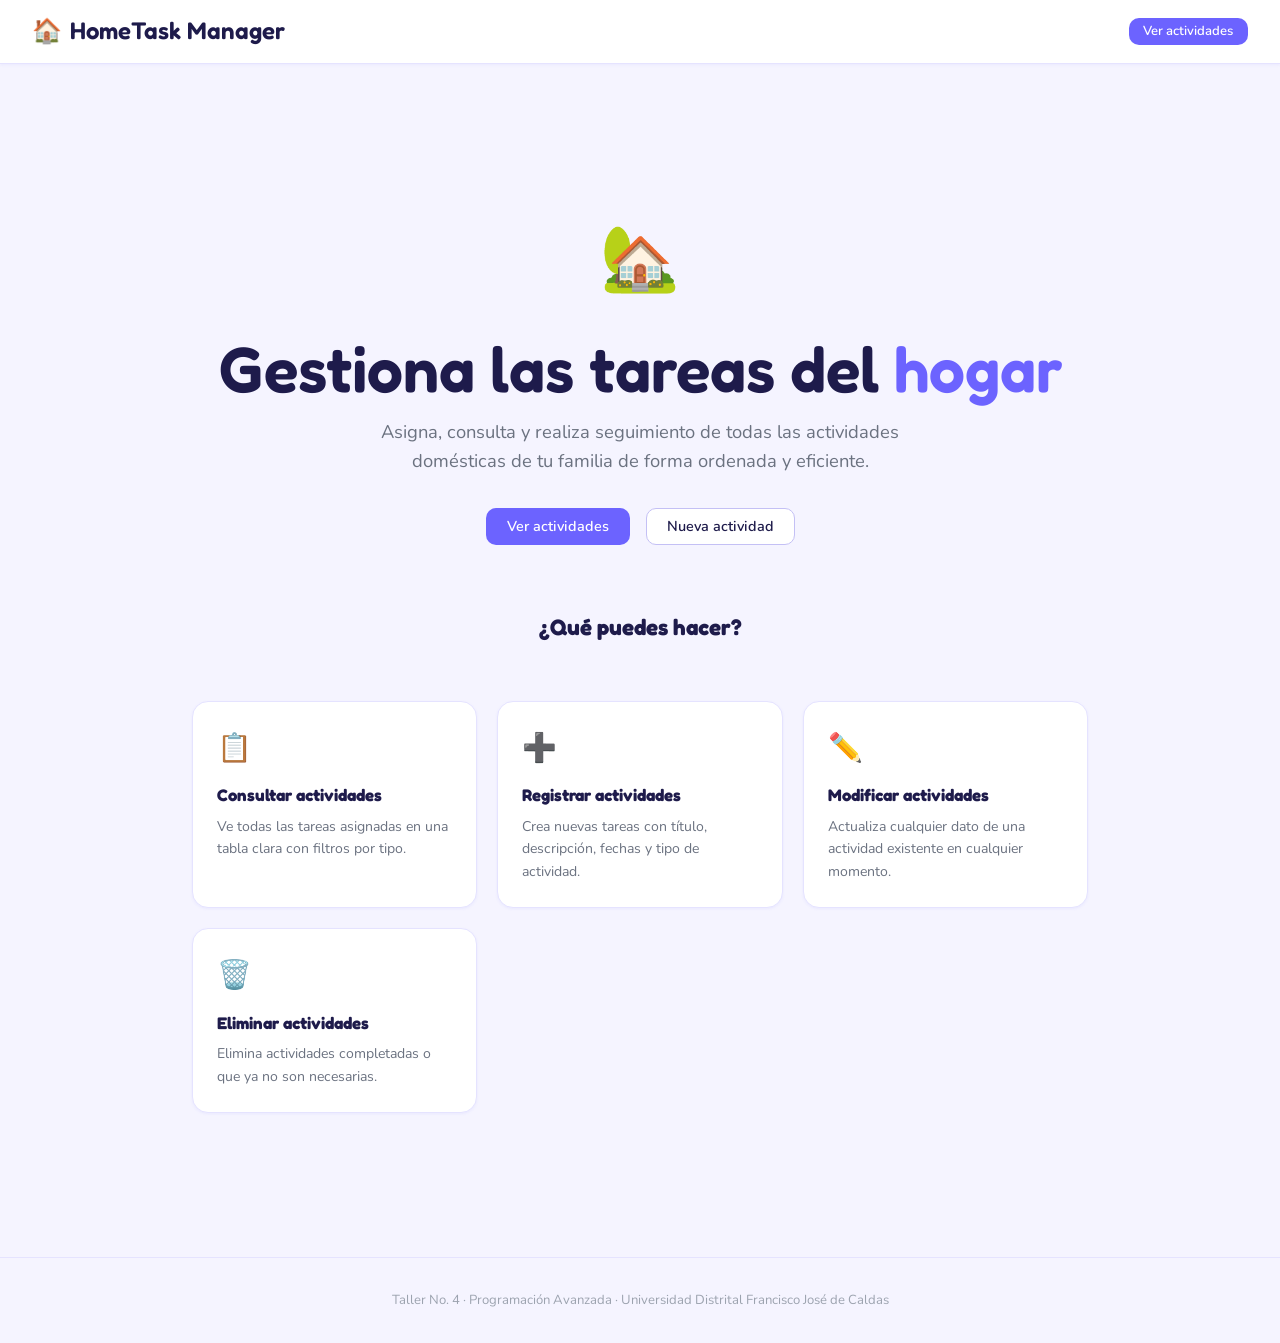
<file: OneDrive/Documentos/NetBeansProjects/frontend-nuevo/index.html>
<!DOCTYPE html>
<html lang="es">
<head>
    <meta charset="UTF-8">
    <meta name="viewport" content="width=device-width, initial-scale=1.0">
    <title>HomeTask Manager · Inicio</title>
    <link rel="stylesheet" href="styles.css">
</head>
<body>
    <a href="#main" class="skip-link">Saltar al contenido</a>

    <nav class="navbar-public" role="navigation" aria-label="Navegación principal">
        <a href="index.html" class="brand">
            🏠 <span>HomeTask Manager</span>
        </a>
        <a href="actividades.html" class="btn btn-primary btn-sm">Ver actividades</a>
    </nav>

    <main id="main" class="public-content">
        <section class="hero" aria-labelledby="hero-title">
            <div class="hero-icon" aria-hidden="true">🏡</div>
            <h1 id="hero-title">
                Gestiona las tareas del <span>hogar</span>
            </h1>
            <p>
                Asigna, consulta y realiza seguimiento de todas las actividades
                domésticas de tu familia de forma ordenada y eficiente.
            </p>
            <div class="hero-actions">
                <a href="actividades.html" class="btn btn-primary">Ver actividades</a>
                <a href="formulario.html" class="btn btn-secondary">Nueva actividad</a>
            </div>
        </section>

        <section aria-labelledby="features-title">
            <h2 id="features-title" style="font-family:var(--font-display);text-align:center;margin-bottom:1rem;font-size:1.4rem;color:var(--text)">
                ¿Qué puedes hacer?
            </h2>
            <div class="features">
                <div class="feature-card">
                    <div class="f-icon">📋</div>
                    <h3>Consultar actividades</h3>
                    <p>Ve todas las tareas asignadas en una tabla clara con filtros por tipo.</p>
                </div>
                <div class="feature-card">
                    <div class="f-icon">➕</div>
                    <h3>Registrar actividades</h3>
                    <p>Crea nuevas tareas con título, descripción, fechas y tipo de actividad.</p>
                </div>
                <div class="feature-card">
                    <div class="f-icon">✏️</div>
                    <h3>Modificar actividades</h3>
                    <p>Actualiza cualquier dato de una actividad existente en cualquier momento.</p>
                </div>
                <div class="feature-card">
                    <div class="f-icon">🗑️</div>
                    <h3>Eliminar actividades</h3>
                    <p>Elimina actividades completadas o que ya no son necesarias.</p>
                </div>
            </div>
        </section>
    </main>

    <footer style="text-align:center;padding:2rem;font-size:.82rem;color:var(--text-light);border-top:1px solid var(--border);margin-top:3rem;">
        Taller No. 4 · Programación Avanzada · Universidad Distrital Francisco José de Caldas
    </footer>
</body>
</html>
</file>
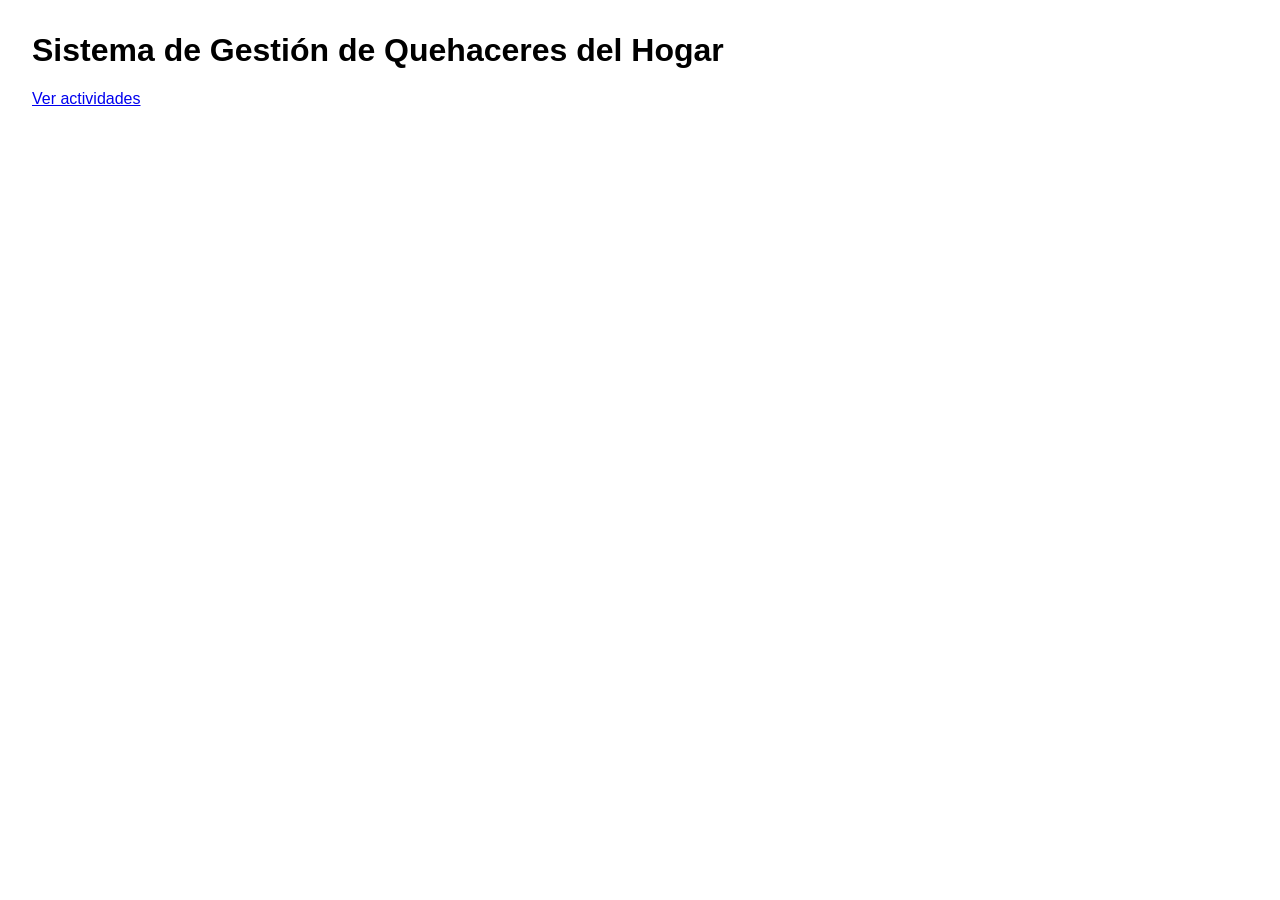
<file: OneDrive/Documentos/NetBeansProjects/Backend/src/main/resources/templates/index.html>
<!DOCTYPE html>
<html xmlns:th="http://www.thymeleaf.org">
<head>
    <meta charset="UTF-8">
    <title>Sistema de Gestión de Quehaceres</title>
    <style>
        body { font-family: sans-serif; margin: 2rem; }
    </style>
</head>
<body>
    <h1>Sistema de Gestión de Quehaceres del Hogar</h1>
    <p><a href="/inicio/listar">Ver actividades</a></p>
</body>
</html>
</file>
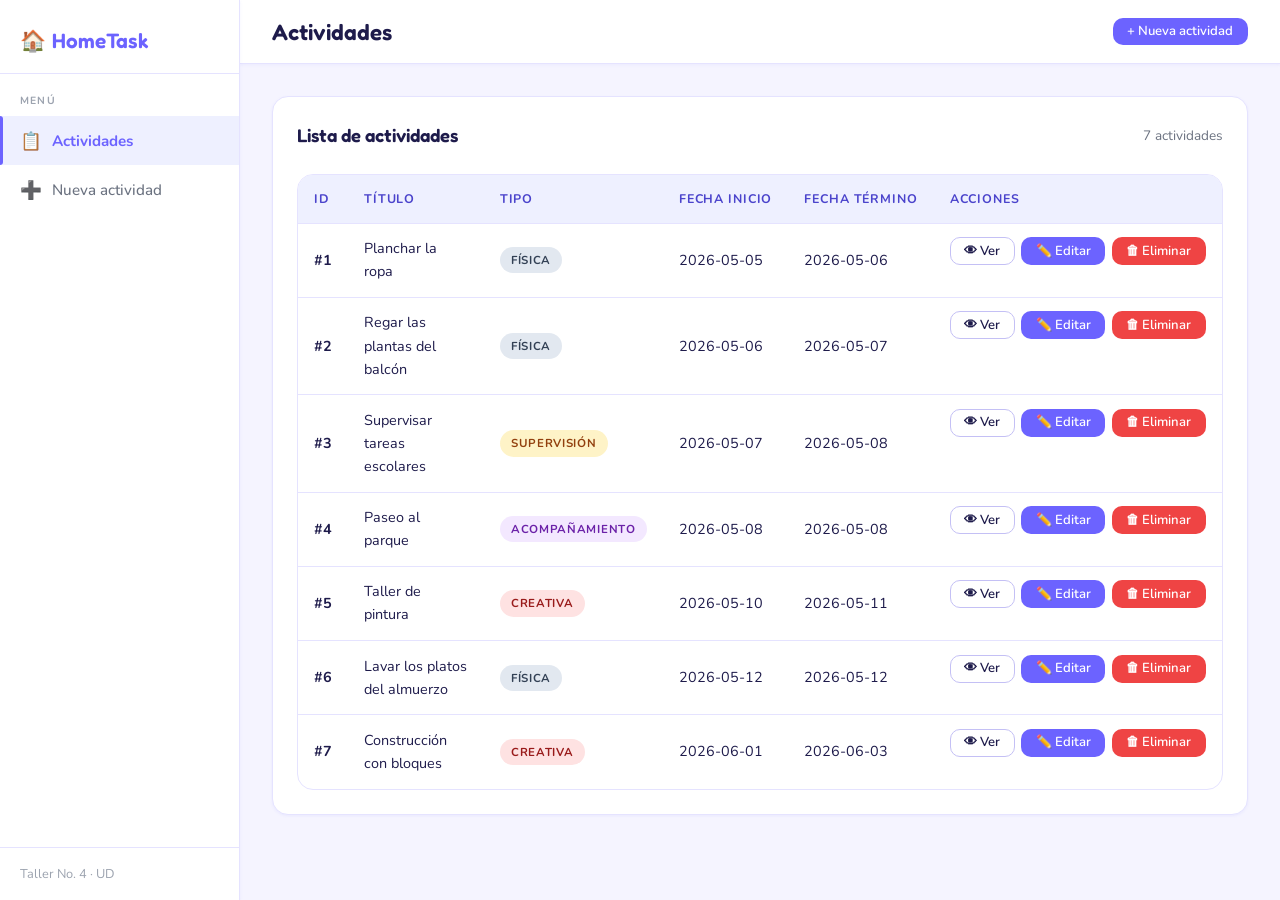
<file: OneDrive/Documentos/NetBeansProjects/frontend-nuevo/actividades.html>
<!DOCTYPE html>
<html lang="es">
<head>
    <meta charset="UTF-8">
    <meta name="viewport" content="width=device-width, initial-scale=1.0">
    <title>HomeTask Manager · Actividades</title>
    <link rel="stylesheet" href="styles.css">
</head>
<body>
    <a href="#main" class="skip-link">Saltar al contenido</a>

    <div class="app-layout">
        <!-- SIDEBAR -->
        <aside class="sidebar" role="navigation" aria-label="Menú lateral">
            <div class="sidebar-brand">
                <a href="index.html">🏠 <span>HomeTask</span></a>
            </div>
            <div class="sidebar-label">Menú</div>
            <nav class="sidebar-nav">
                <a href="actividades.html" class="active" aria-current="page">
                    <span class="nav-icon">📋</span> Actividades
                </a>
                <a href="formulario.html">
                    <span class="nav-icon">➕</span> Nueva actividad
                </a>
            </nav>
            <div class="sidebar-footer">
                Taller No. 4 · UD
            </div>
        </aside>

        <!-- MAIN -->
        <div class="main-area">
            <header class="topbar">
                <h1>Actividades</h1>
                <div class="topbar-actions">
                    <a href="formulario.html" class="btn btn-primary btn-sm">+ Nueva actividad</a>
                </div>
            </header>

            <main id="main" class="page-content">
                <div id="msg-area"></div>

                <div class="card">
                    <div class="card-header">
                        <span class="card-title">Lista de actividades</span>
                        <span id="total-badge" style="font-size:.85rem;color:var(--text-muted)"></span>
                    </div>

                    <div class="table-wrapper" role="region" aria-label="Tabla de actividades" tabindex="0">
                        <table aria-describedby="tabla-desc">
                            <caption id="tabla-desc" class="sr-only" style="position:absolute;left:-9999px">
                                Listado completo de actividades del hogar
                            </caption>
                            <thead>
                                <tr>
                                    <th scope="col">ID</th>
                                    <th scope="col">Título</th>
                                    <th scope="col">Tipo</th>
                                    <th scope="col">Fecha inicio</th>
                                    <th scope="col">Fecha término</th>
                                    <th scope="col">Acciones</th>
                                </tr>
                            </thead>
                            <tbody id="tabla-body">
                                <tr>
                                    <td colspan="6" style="text-align:center;padding:2rem;color:var(--text-muted)">
                                        Cargando actividades…
                                    </td>
                                </tr>
                            </tbody>
                        </table>
                    </div>

                    <div id="empty-state" class="empty-state" hidden>
                        <div class="empty-icon">📭</div>
                        <h3>Sin actividades</h3>
                        <p>No hay actividades registradas. <a href="formulario.html">Crea la primera</a>.</p>
                    </div>
                </div>
            </main>
        </div>
    </div>

    <script src="js/api.js"></script>
    <script>
        document.addEventListener('DOMContentLoaded', function () {
            var tbody  = document.getElementById('tabla-body');
            var empty  = document.getElementById('empty-state');
            var total  = document.getElementById('total-badge');

            var actividades = API.getActividades();

            if (actividades.length === 0) {
                tbody.innerHTML = '';
                empty.hidden = false;
                total.textContent = '0 actividades';
                return;
            }

            total.textContent = actividades.length + ' actividad' + (actividades.length !== 1 ? 'es' : '');

            var filas = actividades.map(function (a) {
                var cls = API.badgeClass(a.tipoActividad);
                return '<tr>' +
                    '<td><strong>#' + a.id + '</strong></td>' +
                    '<td>' + escHtml(a.titulo) + '</td>' +
                    '<td><span class="badge ' + cls + '">' + escHtml(a.tipoActividad) + '</span></td>' +
                    '<td>' + a.fechaInicio + '</td>' +
                    '<td>' + a.fechaTerminacion + '</td>' +
                    '<td class="td-actions">' +
                        '<a href="detalle.html?id=' + a.id + '" class="btn btn-secondary btn-sm" aria-label="Ver actividad ' + escHtml(a.titulo) + '">👁 Ver</a>' +
                        '<a href="editar.html?id=' + a.id + '" class="btn btn-primary btn-sm" aria-label="Editar actividad ' + escHtml(a.titulo) + '">✏️ Editar</a>' +
                        '<a href="eliminar.html?id=' + a.id + '" class="btn btn-danger btn-sm" aria-label="Eliminar actividad ' + escHtml(a.titulo) + '">🗑 Eliminar</a>' +
                    '</td>' +
                '</tr>';
            }).join('');

            tbody.innerHTML = filas;
        });

        function escHtml(str) {
            return String(str)
                .replace(/&/g, '&amp;')
                .replace(/</g, '&lt;')
                .replace(/>/g, '&gt;')
                .replace(/"/g, '&quot;');
        }
    </script>
</body>
</html>
</file>
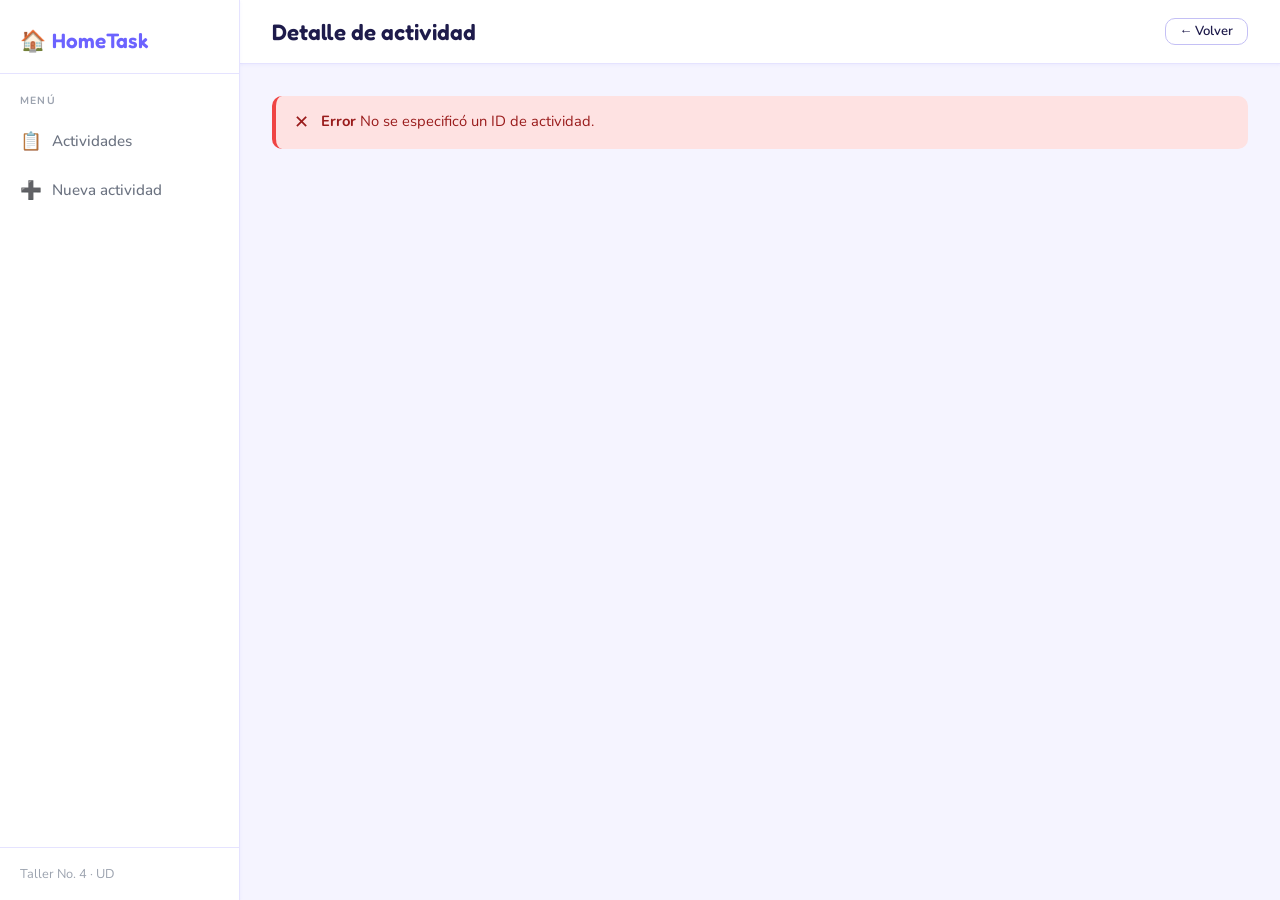
<file: OneDrive/Documentos/NetBeansProjects/frontend-nuevo/detalle.html>
<!DOCTYPE html>
<html lang="es">
<head>
    <meta charset="UTF-8">
    <meta name="viewport" content="width=device-width, initial-scale=1.0">
    <title>HomeTask Manager · Detalle</title>
    <link rel="stylesheet" href="styles.css">
</head>
<body>
    <a href="#main" class="skip-link">Saltar al contenido</a>

    <div class="app-layout">
        <aside class="sidebar" role="navigation" aria-label="Menú lateral">
            <div class="sidebar-brand">
                <a href="index.html">🏠 <span>HomeTask</span></a>
            </div>
            <div class="sidebar-label">Menú</div>
            <nav class="sidebar-nav">
                <a href="actividades.html">
                    <span class="nav-icon">📋</span> Actividades
                </a>
                <a href="formulario.html">
                    <span class="nav-icon">➕</span> Nueva actividad
                </a>
            </nav>
            <div class="sidebar-footer">Taller No. 4 · UD</div>
        </aside>

        <div class="main-area">
            <header class="topbar">
                <h1>Detalle de actividad</h1>
                <div class="topbar-actions">
                    <a href="actividades.html" class="btn btn-secondary btn-sm">← Volver</a>
                </div>
            </header>

            <main id="main" class="page-content">
                <div id="msg-area"></div>
                <div id="contenido"></div>
            </main>
        </div>
    </div>

    <script src="js/api.js"></script>
    <script>
        document.addEventListener('DOMContentLoaded', function () {
            var params = new URLSearchParams(window.location.search);
            var id     = params.get('id');
            var area   = document.getElementById('contenido');
            var msg    = document.getElementById('msg-area');

            if (!id) {
                mostrarError(msg, 'No se especificó un ID de actividad.');
                return;
            }

            var act = API.getActividadById(id);

            if (!act) {
                mostrarError(msg, 'Actividad #' + id + ' no encontrada (404).');
                return;
            }

            var cls = API.badgeClass(act.tipoActividad);

            area.innerHTML =
                '<article class="detail-card" aria-labelledby="act-titulo">' +
                    '<span class="badge ' + cls + '">' + esc(act.tipoActividad) + '</span>' +
                    '<h2 class="detail-title" id="act-titulo">' + esc(act.titulo) + '</h2>' +
                    '<p class="detail-desc">' + esc(act.descripcion) + '</p>' +
                    '<dl class="detail-grid">' +
                        '<dt>ID</dt><dd>#' + act.id + '</dd>' +
                        '<dt>Fecha inicio</dt><dd>' + act.fechaInicio + '</dd>' +
                        '<dt>Fecha término</dt><dd>' + act.fechaTerminacion + '</dd>' +
                        '<dt>ID quehacer</dt><dd>' + act.idQuehacer + '</dd>' +
                        '<dt>ID tutor</dt><dd>' + act.idTutor + '</dd>' +
                        '<dt>ID hijo</dt><dd>' + act.idHijo + '</dd>' +
                    '</dl>' +
                    '<div class="form-actions" style="margin-top:1.5rem">' +
                        '<a href="editar.html?id=' + act.id + '" class="btn btn-primary">✏️ Editar</a>' +
                        '<a href="actividades.html" class="btn btn-secondary">← Volver</a>' +
                    '</div>' +
                '</article>';
        });

        function mostrarError(el, texto) {
            el.innerHTML =
                '<div class="msg error" role="alert">' +
                    '<span class="msg-icon">✕</span>' +
                    '<div><strong>Error</strong> ' + texto + '</div>' +
                '</div>';
        }

        function esc(str) {
            return String(str)
                .replace(/&/g, '&amp;').replace(/</g, '&lt;')
                .replace(/>/g, '&gt;').replace(/"/g, '&quot;');
        }
    </script>
</body>
</html>
</file>
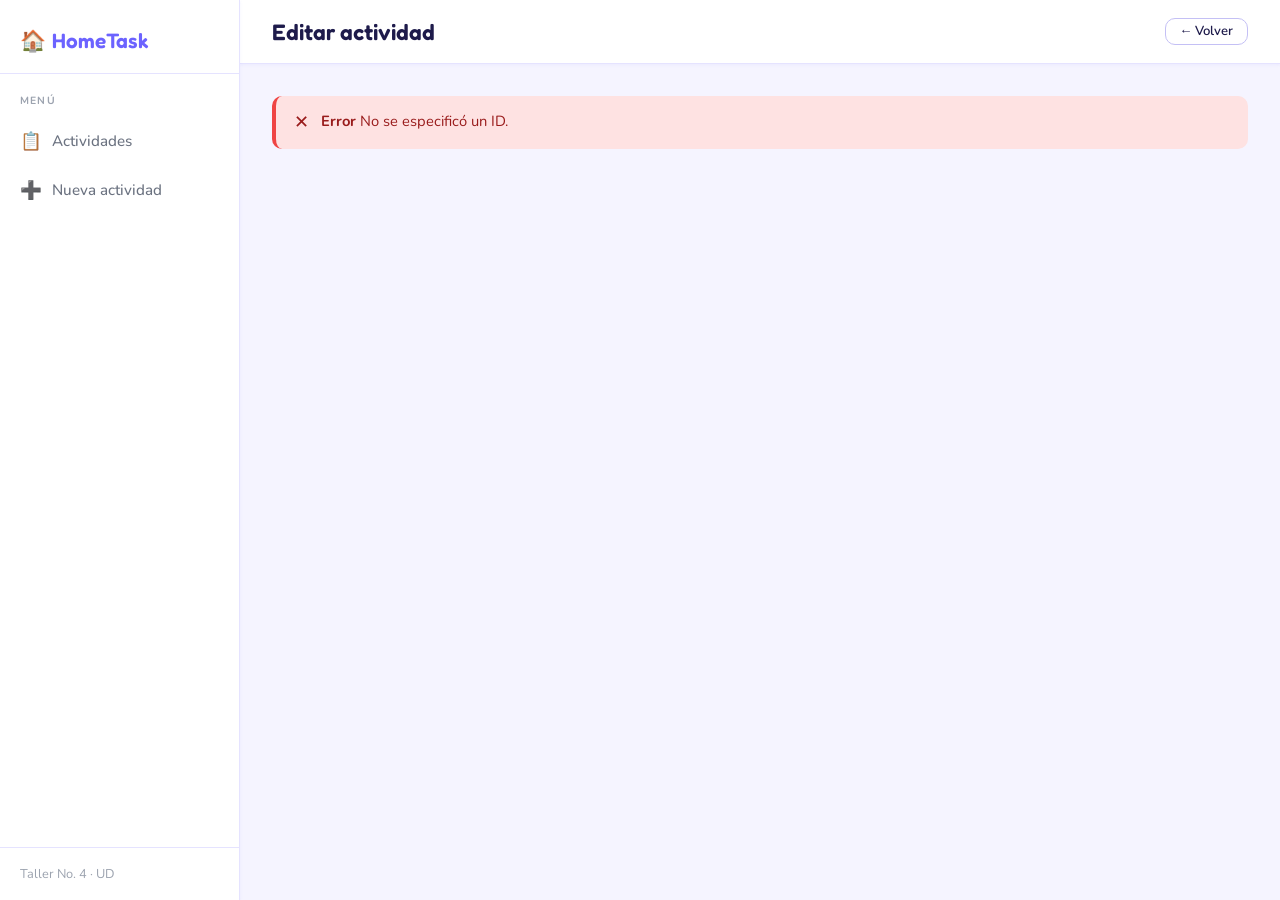
<file: OneDrive/Documentos/NetBeansProjects/frontend-nuevo/editar.html>
<!DOCTYPE html>
<html lang="es">
<head>
    <meta charset="UTF-8">
    <meta name="viewport" content="width=device-width, initial-scale=1.0">
    <title>HomeTask Manager · Editar actividad</title>
    <link rel="stylesheet" href="styles.css">
</head>
<body>
    <a href="#main" class="skip-link">Saltar al contenido</a>

    <div class="app-layout">
        <aside class="sidebar" role="navigation" aria-label="Menú lateral">
            <div class="sidebar-brand">
                <a href="index.html">🏠 <span>HomeTask</span></a>
            </div>
            <div class="sidebar-label">Menú</div>
            <nav class="sidebar-nav">
                <a href="actividades.html">
                    <span class="nav-icon">📋</span> Actividades
                </a>
                <a href="formulario.html">
                    <span class="nav-icon">➕</span> Nueva actividad
                </a>
            </nav>
            <div class="sidebar-footer">Taller No. 4 · UD</div>
        </aside>

        <div class="main-area">
            <header class="topbar">
                <h1 id="topbar-titulo">Editar actividad</h1>
                <div class="topbar-actions">
                    <a href="actividades.html" class="btn btn-secondary btn-sm">← Volver</a>
                </div>
            </header>

            <main id="main" class="page-content">
                <div id="msg-global"></div>
                <div id="form-container"></div>
            </main>
        </div>
    </div>

    <script src="js/api.js"></script>
    <script>
        var params = new URLSearchParams(window.location.search);
        var id     = params.get('id');
        var cont   = document.getElementById('form-container');
        var msgG   = document.getElementById('msg-global');

        function mostrarError(txt) {
            msgG.innerHTML =
                '<div class="msg error" role="alert">' +
                    '<span class="msg-icon">✕</span>' +
                    '<div><strong>Error</strong> ' + txt + '</div>' +
                '</div>';
        }

        function esc(s) {
            return String(s).replace(/&/g,'&amp;').replace(/</g,'&lt;')
                            .replace(/>/g,'&gt;').replace(/"/g,'&quot;');
        }

        if (!id) {
            mostrarError('No se especificó un ID.');
        } else {
            var act = API.getActividadById(id);
            if (!act) {
                mostrarError('Actividad #' + id + ' no encontrada (404).');
            } else {
                document.getElementById('topbar-titulo').textContent = 'Editar — #' + act.id;

                cont.innerHTML =
                    '<div class="card" style="max-width:760px">' +
                        '<div class="card-header">' +
                            '<span class="card-title">Modificar actividad #' + act.id + '</span>' +
                            '<span style="font-size:.8rem;color:var(--text-muted)">Simula PUT /actividad/' + act.id + '</span>' +
                        '</div>' +
                        '<div class="form-grid">' +
                            '<div class="form-field full">' +
                                '<label for="titulo">Título <span class="req">*</span></label>' +
                                '<input type="text" id="titulo" value="' + esc(act.titulo) + '" aria-describedby="titulo-err">' +
                                '<span id="titulo-err" class="field-error" role="alert"></span>' +
                            '</div>' +
                            '<div class="form-field full">' +
                                '<label for="descripcion">Descripción <span class="req">*</span></label>' +
                                '<textarea id="descripcion" aria-describedby="desc-err">' + esc(act.descripcion) + '</textarea>' +
                                '<span id="desc-err" class="field-error" role="alert"></span>' +
                            '</div>' +
                            '<div class="form-field">' +
                                '<label for="fechaInicio">Fecha de inicio <span class="req">*</span></label>' +
                                '<input type="date" id="fechaInicio" value="' + act.fechaInicio + '" aria-describedby="fi-err">' +
                                '<span id="fi-err" class="field-error" role="alert"></span>' +
                            '</div>' +
                            '<div class="form-field">' +
                                '<label for="fechaTerminacion">Fecha de terminación <span class="req">*</span></label>' +
                                '<input type="date" id="fechaTerminacion" value="' + act.fechaTerminacion + '" aria-describedby="ft-err">' +
                                '<span id="ft-err" class="field-error" role="alert"></span>' +
                            '</div>' +
                            '<div class="form-field">' +
                                '<label for="tipoActividad">Tipo de actividad <span class="req">*</span></label>' +
                                '<select id="tipoActividad" aria-describedby="tipo-err">' +
                                    '<option value="Física"' + (act.tipoActividad==='Física'?' selected':'') + '>Física</option>' +
                                    '<option value="Acompañamiento"' + (act.tipoActividad==='Acompañamiento'?' selected':'') + '>Acompañamiento</option>' +
                                    '<option value="Supervisión"' + (act.tipoActividad==='Supervisión'?' selected':'') + '>Supervisión</option>' +
                                    '<option value="Creativa"' + (act.tipoActividad==='Creativa'?' selected':'') + '>Creativa</option>' +
                                '</select>' +
                                '<span id="tipo-err" class="field-error" role="alert"></span>' +
                            '</div>' +
                            '<div class="form-field">' +
                                '<label for="idQuehacer">ID Quehacer</label>' +
                                '<input type="number" id="idQuehacer" value="' + act.idQuehacer + '" min="1">' +
                            '</div>' +
                            '<div class="form-field">' +
                                '<label for="idTutor">ID Tutor</label>' +
                                '<input type="number" id="idTutor" value="' + act.idTutor + '" min="1">' +
                            '</div>' +
                            '<div class="form-field">' +
                                '<label for="idHijo">ID Hijo</label>' +
                                '<input type="number" id="idHijo" value="' + act.idHijo + '" min="1">' +
                            '</div>' +
                        '</div>' +
                        '<div class="form-actions">' +
                            '<button type="button" id="btn-guardar" class="btn btn-primary">💾 Guardar cambios</button>' +
                            '<a href="actividades.html" class="btn btn-secondary">Cancelar</a>' +
                        '</div>' +
                        '<p class="demo-notice"><strong>Modo demo:</strong> simula PUT /actividad/' + act.id + '</p>' +
                    '</div>';

                document.getElementById('btn-guardar').addEventListener('click', function () {
                    var ok = true;

                    function validar(fieldId, errId, msg) {
                        var el  = document.getElementById(fieldId);
                        var err = document.getElementById(errId);
                        if (!el.value.trim()) {
                            err.textContent = msg; err.classList.add('visible'); ok = false;
                        } else {
                            err.textContent = ''; err.classList.remove('visible');
                        }
                    }

                    validar('titulo',           'titulo-err', 'El título es obligatorio.');
                    validar('descripcion',      'desc-err',   'La descripción es obligatoria.');
                    validar('fechaInicio',      'fi-err',     'La fecha de inicio es obligatoria.');
                    validar('fechaTerminacion', 'ft-err',     'La fecha de terminación es obligatoria.');
                    validar('tipoActividad',    'tipo-err',   'Selecciona un tipo.');

                    var fi = document.getElementById('fechaInicio').value;
                    var ft = document.getElementById('fechaTerminacion').value;
                    if (fi && ft && ft < fi) {
                        var ftErr = document.getElementById('ft-err');
                        ftErr.textContent = 'La fecha de término no puede ser anterior a la de inicio.';
                        ftErr.classList.add('visible');
                        ok = false;
                    }

                    if (!ok) return;

                    API.actualizarActividad(id, {
                        titulo:           document.getElementById('titulo').value.trim(),
                        descripcion:      document.getElementById('descripcion').value.trim(),
                        fechaInicio:      fi,
                        fechaTerminacion: ft,
                        tipoActividad:    document.getElementById('tipoActividad').value,
                        idQuehacer:       document.getElementById('idQuehacer').value,
                        idTutor:          document.getElementById('idTutor').value,
                        idHijo:           document.getElementById('idHijo').value
                    });

                    msgG.innerHTML =
                        '<div class="msg success" role="alert">' +
                            '<span class="msg-icon">✓</span>' +
                            '<div><strong>Actividad actualizada</strong> — Cambios guardados. Redirigiendo…</div>' +
                        '</div>';

                    setTimeout(function () { window.location.href = 'actividades.html'; }, 1200);
                });
            }
        }
    </script>
</body>
</html>
</file>
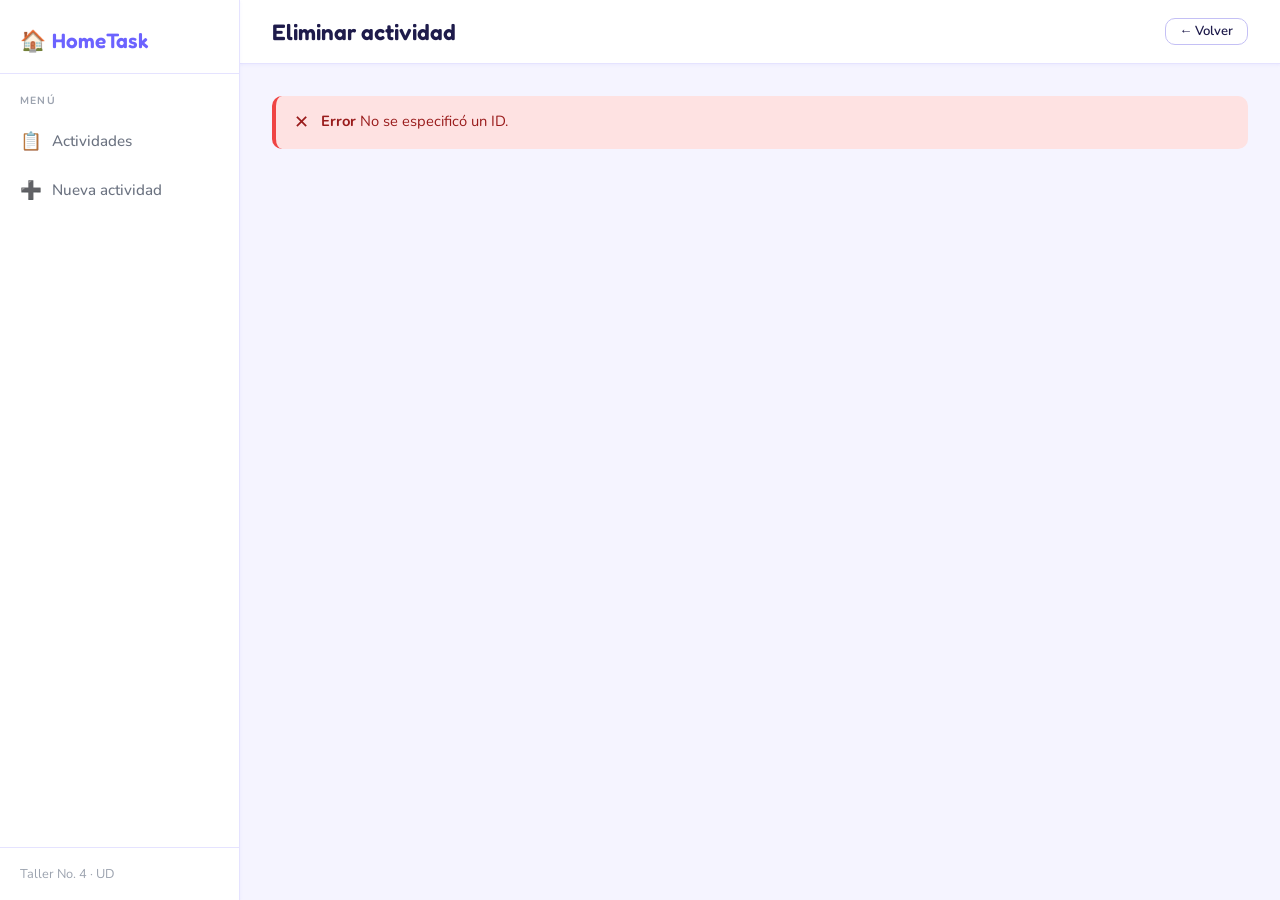
<file: OneDrive/Documentos/NetBeansProjects/frontend-nuevo/eliminar.html>
<!DOCTYPE html>
<html lang="es">
<head>
    <meta charset="UTF-8">
    <meta name="viewport" content="width=device-width, initial-scale=1.0">
    <title>HomeTask Manager · Eliminar actividad</title>
    <link rel="stylesheet" href="styles.css">
</head>
<body>
    <a href="#main" class="skip-link">Saltar al contenido</a>

    <div class="app-layout">
        <aside class="sidebar" role="navigation" aria-label="Menú lateral">
            <div class="sidebar-brand">
                <a href="index.html">🏠 <span>HomeTask</span></a>
            </div>
            <div class="sidebar-label">Menú</div>
            <nav class="sidebar-nav">
                <a href="actividades.html">
                    <span class="nav-icon">📋</span> Actividades
                </a>
                <a href="formulario.html">
                    <span class="nav-icon">➕</span> Nueva actividad
                </a>
            </nav>
            <div class="sidebar-footer">Taller No. 4 · UD</div>
        </aside>

        <div class="main-area">
            <header class="topbar">
                <h1>Eliminar actividad</h1>
                <div class="topbar-actions">
                    <a href="actividades.html" class="btn btn-secondary btn-sm">← Volver</a>
                </div>
            </header>

            <main id="main" class="page-content">
                <div id="msg-global"></div>
                <div id="contenido"></div>
            </main>
        </div>
    </div>

    <script src="js/api.js"></script>
    <script>
        var params = new URLSearchParams(window.location.search);
        var id     = params.get('id');
        var cont   = document.getElementById('contenido');
        var msgG   = document.getElementById('msg-global');

        function esc(s) {
            return String(s).replace(/&/g,'&amp;').replace(/</g,'&lt;')
                            .replace(/>/g,'&gt;').replace(/"/g,'&quot;');
        }

        if (!id) {
            msgG.innerHTML =
                '<div class="msg error" role="alert"><span class="msg-icon">✕</span>' +
                '<div><strong>Error</strong> No se especificó un ID.</div></div>';
        } else {
            var act = API.getActividadById(id);

            if (!act) {
                msgG.innerHTML =
                    '<div class="msg error" role="alert"><span class="msg-icon">✕</span>' +
                    '<div><strong>Error 404</strong> Actividad #' + id + ' no encontrada.</div></div>';
            } else {
                var cls = API.badgeClass(act.tipoActividad);

                cont.innerHTML =
                    '<div class="card" style="max-width:640px">' +
                        '<div class="confirm-box" role="alert">' +
                            '<span style="font-size:1.4rem">⚠️</span>' +
                            '<span>¿Estás seguro de eliminar esta actividad? Esta acción no se puede deshacer.</span>' +
                        '</div>' +

                        '<article class="detail-card" style="margin-bottom:1.5rem;box-shadow:none;border:1px solid var(--border)">' +
                            '<span class="badge ' + cls + '">' + esc(act.tipoActividad) + '</span>' +
                            '<h2 class="detail-title" style="font-size:1.4rem">' + esc(act.titulo) + '</h2>' +
                            '<p class="detail-desc">' + esc(act.descripcion) + '</p>' +
                            '<dl class="detail-grid">' +
                                '<dt>ID</dt><dd>#' + act.id + '</dd>' +
                                '<dt>Fecha inicio</dt><dd>' + act.fechaInicio + '</dd>' +
                                '<dt>Fecha término</dt><dd>' + act.fechaTerminacion + '</dd>' +
                            '</dl>' +
                        '</article>' +

                        '<div class="form-actions">' +
                            '<button type="button" id="btn-eliminar" class="btn btn-danger">🗑 Sí, eliminar</button>' +
                            '<a href="actividades.html" class="btn btn-secondary">Cancelar</a>' +
                        '</div>' +
                        '<p class="demo-notice"><strong>Modo demo:</strong> simula DELETE /actividad/' + act.id + '</p>' +
                    '</div>';

                document.getElementById('btn-eliminar').addEventListener('click', function () {
                    var resultado = API.eliminarActividad(id);
                    if (resultado) {
                        msgG.innerHTML =
                            '<div class="msg success" role="alert">' +
                                '<span class="msg-icon">✓</span>' +
                                '<div><strong>Actividad eliminada</strong> — #' + id + ' removida correctamente. Redirigiendo…</div>' +
                            '</div>';
                        cont.innerHTML = '';
                        setTimeout(function () { window.location.href = 'actividades.html'; }, 1200);
                    } else {
                        msgG.innerHTML =
                            '<div class="msg error" role="alert">' +
                                '<span class="msg-icon">✕</span>' +
                                '<div><strong>Error</strong> No se pudo eliminar la actividad.</div>' +
                            '</div>';
                    }
                });
            }
        }
    </script>
</body>
</html>
</file>
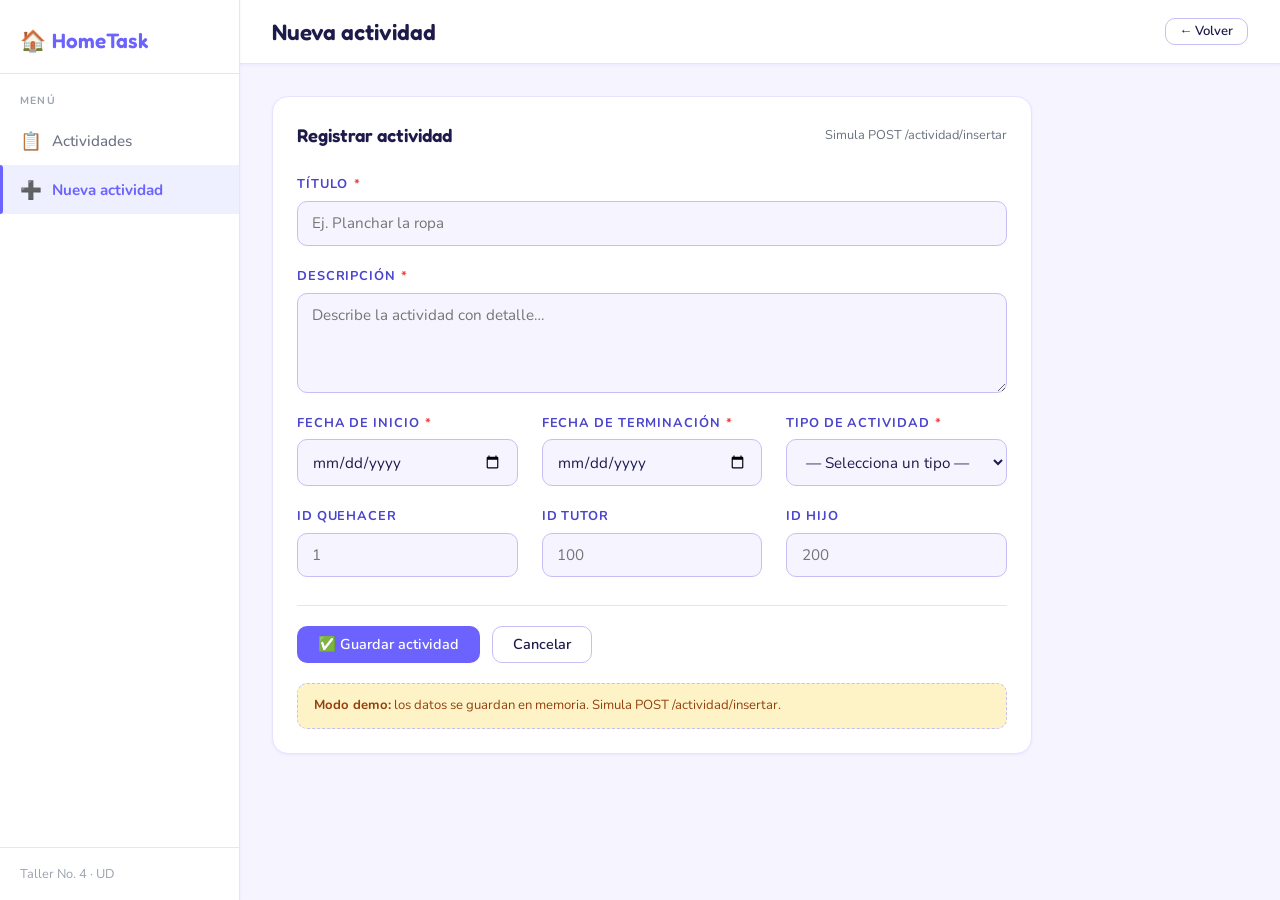
<file: OneDrive/Documentos/NetBeansProjects/frontend-nuevo/formulario.html>
<!DOCTYPE html>
<html lang="es">
<head>
    <meta charset="UTF-8">
    <meta name="viewport" content="width=device-width, initial-scale=1.0">
    <title>HomeTask Manager · Nueva actividad</title>
    <link rel="stylesheet" href="styles.css">
</head>
<body>
    <a href="#main" class="skip-link">Saltar al contenido</a>

    <div class="app-layout">
        <aside class="sidebar" role="navigation" aria-label="Menú lateral">
            <div class="sidebar-brand">
                <a href="index.html">🏠 <span>HomeTask</span></a>
            </div>
            <div class="sidebar-label">Menú</div>
            <nav class="sidebar-nav">
                <a href="actividades.html">
                    <span class="nav-icon">📋</span> Actividades
                </a>
                <a href="formulario.html" class="active" aria-current="page">
                    <span class="nav-icon">➕</span> Nueva actividad
                </a>
            </nav>
            <div class="sidebar-footer">Taller No. 4 · UD</div>
        </aside>

        <div class="main-area">
            <header class="topbar">
                <h1>Nueva actividad</h1>
                <div class="topbar-actions">
                    <a href="actividades.html" class="btn btn-secondary btn-sm">← Volver</a>
                </div>
            </header>

            <main id="main" class="page-content">
                <div id="msg-global"></div>

                <div class="card" style="max-width:760px">
                    <div class="card-header">
                        <span class="card-title">Registrar actividad</span>
                        <span style="font-size:.8rem;color:var(--text-muted)">Simula POST /actividad/insertar</span>
                    </div>

                    <div id="form-area">
                        <div class="form-grid">
                            <!-- Título -->
                            <div class="form-field full">
                                <label for="titulo">Título <span class="req" aria-label="obligatorio">*</span></label>
                                <input type="text" id="titulo" name="titulo"
                                       placeholder="Ej. Planchar la ropa"
                                       aria-describedby="titulo-error" autocomplete="off">
                                <span id="titulo-error" class="field-error" role="alert"></span>
                            </div>

                            <!-- Descripción -->
                            <div class="form-field full">
                                <label for="descripcion">Descripción <span class="req" aria-label="obligatorio">*</span></label>
                                <textarea id="descripcion" name="descripcion"
                                          placeholder="Describe la actividad con detalle…"
                                          aria-describedby="desc-error"></textarea>
                                <span id="desc-error" class="field-error" role="alert"></span>
                            </div>

                            <!-- Fecha inicio -->
                            <div class="form-field">
                                <label for="fechaInicio">Fecha de inicio <span class="req" aria-label="obligatorio">*</span></label>
                                <input type="date" id="fechaInicio" name="fechaInicio"
                                       aria-describedby="fi-error">
                                <span id="fi-error" class="field-error" role="alert"></span>
                            </div>

                            <!-- Fecha término -->
                            <div class="form-field">
                                <label for="fechaTerminacion">Fecha de terminación <span class="req" aria-label="obligatorio">*</span></label>
                                <input type="date" id="fechaTerminacion" name="fechaTerminacion"
                                       aria-describedby="ft-error">
                                <span id="ft-error" class="field-error" role="alert"></span>
                            </div>

                            <!-- Tipo -->
                            <div class="form-field">
                                <label for="tipoActividad">Tipo de actividad <span class="req" aria-label="obligatorio">*</span></label>
                                <select id="tipoActividad" name="tipoActividad"
                                        aria-describedby="tipo-error">
                                    <option value="">— Selecciona un tipo —</option>
                                    <option value="Física">Física</option>
                                    <option value="Acompañamiento">Acompañamiento</option>
                                    <option value="Supervisión">Supervisión</option>
                                    <option value="Creativa">Creativa</option>
                                </select>
                                <span id="tipo-error" class="field-error" role="alert"></span>
                            </div>

                            <!-- IDs opcionales -->
                            <div class="form-field">
                                <label for="idQuehacer">ID Quehacer</label>
                                <input type="number" id="idQuehacer" name="idQuehacer" min="1" placeholder="1">
                            </div>
                            <div class="form-field">
                                <label for="idTutor">ID Tutor</label>
                                <input type="number" id="idTutor" name="idTutor" min="1" placeholder="100">
                            </div>
                            <div class="form-field">
                                <label for="idHijo">ID Hijo</label>
                                <input type="number" id="idHijo" name="idHijo" min="1" placeholder="200">
                            </div>
                        </div>

                        <div class="form-actions">
                            <button type="button" id="btn-guardar" class="btn btn-primary">✅ Guardar actividad</button>
                            <a href="actividades.html" class="btn btn-secondary">Cancelar</a>
                        </div>

                        <p class="demo-notice">
                            <strong>Modo demo:</strong> los datos se guardan en memoria. Simula POST /actividad/insertar.
                        </p>
                    </div>
                </div>
            </main>
        </div>
    </div>

    <script src="js/api.js"></script>
    <script>
        document.getElementById('btn-guardar').addEventListener('click', function () {
            var ok = true;

            function validar(id, errId, msg) {
                var el  = document.getElementById(id);
                var err = document.getElementById(errId);
                if (!el.value.trim()) {
                    err.textContent = msg;
                    err.classList.add('visible');
                    ok = false;
                } else {
                    err.textContent = '';
                    err.classList.remove('visible');
                }
            }

            validar('titulo',           'titulo-error', 'El título es obligatorio.');
            validar('descripcion',      'desc-error',   'La descripción es obligatoria.');
            validar('fechaInicio',      'fi-error',     'La fecha de inicio es obligatoria.');
            validar('fechaTerminacion', 'ft-error',     'La fecha de terminación es obligatoria.');
            validar('tipoActividad',    'tipo-error',   'Selecciona un tipo de actividad.');

            var fi = document.getElementById('fechaInicio').value;
            var ft = document.getElementById('fechaTerminacion').value;
            if (fi && ft && ft < fi) {
                var ftErr = document.getElementById('ft-error');
                ftErr.textContent = 'La fecha de término no puede ser anterior a la de inicio.';
                ftErr.classList.add('visible');
                ok = false;
            }

            if (!ok) return;

            var nueva = API.crearActividad({
                titulo:           document.getElementById('titulo').value.trim(),
                descripcion:      document.getElementById('descripcion').value.trim(),
                fechaInicio:      fi,
                fechaTerminacion: ft,
                tipoActividad:    document.getElementById('tipoActividad').value,
                idQuehacer:       document.getElementById('idQuehacer').value || 0,
                idTutor:          document.getElementById('idTutor').value || 0,
                idHijo:           document.getElementById('idHijo').value || 0
            });

            var msg = document.getElementById('msg-global');
            msg.innerHTML =
                '<div class="msg success" role="alert">' +
                    '<span class="msg-icon">✓</span>' +
                    '<div><strong>Actividad creada</strong> — #' + nueva.id + ' "' + nueva.titulo + '" registrada correctamente. Redirigiendo…</div>' +
                '</div>';

            setTimeout(function () {
                window.location.href = 'actividades.html';
            }, 1200);
        });
    </script>
</body>
</html>
</file>
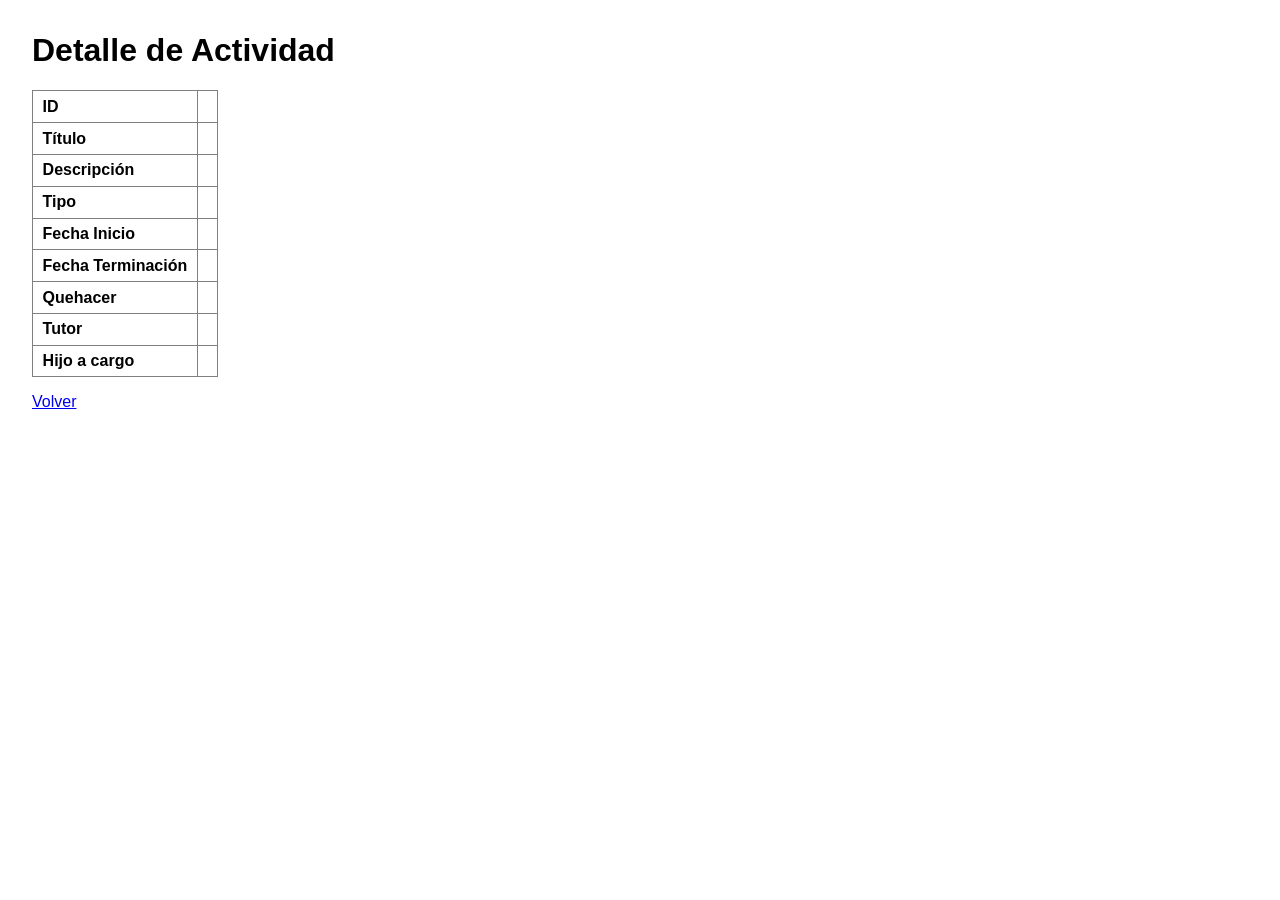
<file: OneDrive/Documentos/NetBeansProjects/Backend/src/main/resources/templates/detalle.html>
<!DOCTYPE html>
<html xmlns:th="http://www.thymeleaf.org">
<head>
    <meta charset="UTF-8">
    <title>Detalle de Actividad</title>
    <style>
        body { font-family: sans-serif; margin: 2rem; }
        table { border-collapse: collapse; }
        th, td { padding: 0.4rem 0.6rem; text-align: left; }
    </style>
</head>
<body>
    <h1>Detalle de Actividad</h1>

    <table border="1">
        <tr><th>ID</th><td th:text="${actividad.id}"></td></tr>
        <tr><th>Título</th><td th:text="${actividad.titulo}"></td></tr>
        <tr><th>Descripción</th><td th:text="${actividad.descripcion}"></td></tr>
        <tr><th>Tipo</th><td th:text="${actividad.tipoActividad}"></td></tr>
        <tr><th>Fecha Inicio</th><td th:text="${actividad.fechaInicio}"></td></tr>
        <tr><th>Fecha Terminación</th><td th:text="${actividad.fechaTerminacion}"></td></tr>
        <tr><th>Quehacer</th><td th:text="${actividad.idQuehacer}"></td></tr>
        <tr><th>Tutor</th><td th:text="${actividad.idTutor}"></td></tr>
        <tr><th>Hijo a cargo</th><td th:text="${actividad.idHijo}"></td></tr>
    </table>

    <p>
        <a href="/inicio/listar">Volver</a>
    </p>
</body>
</html>
</file>
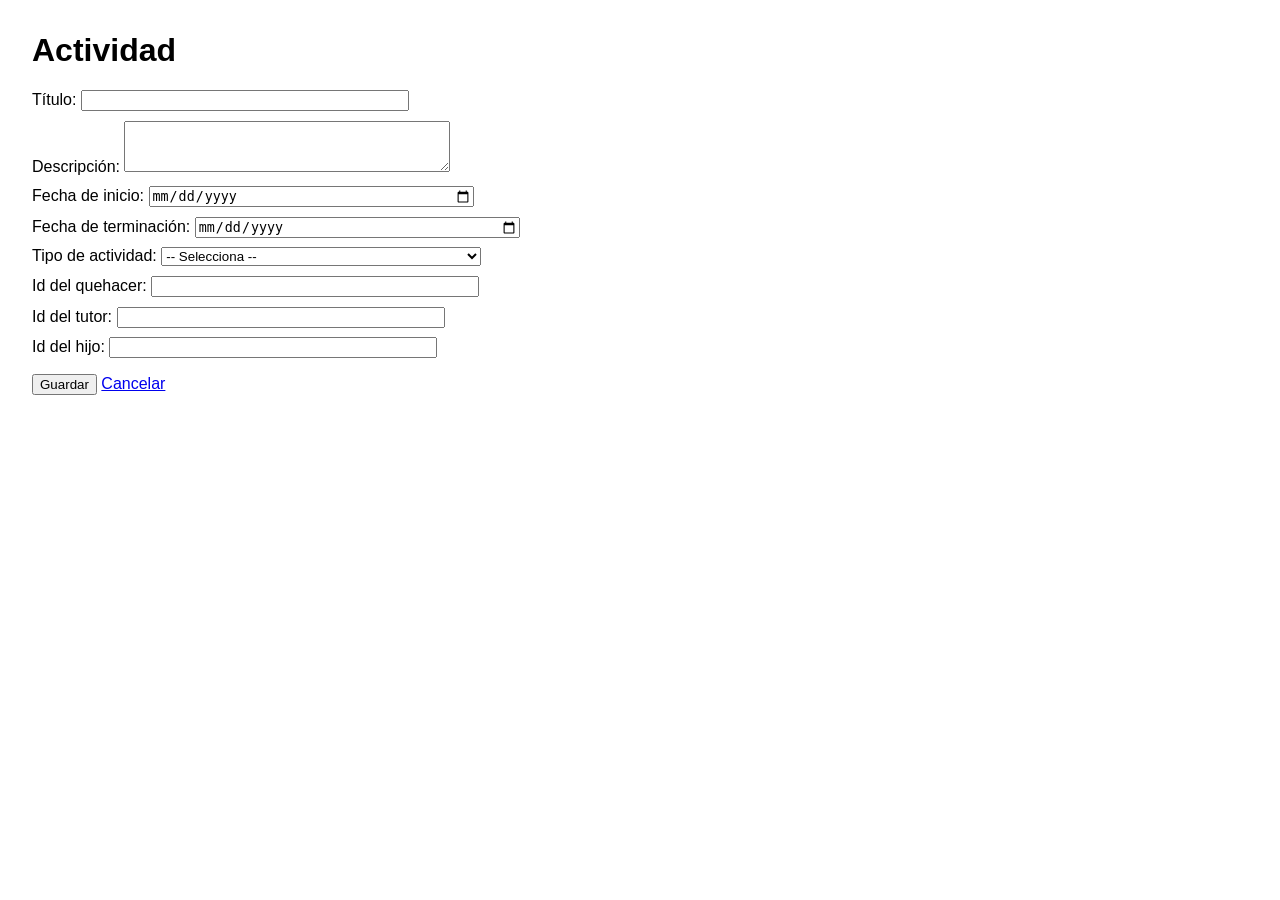
<file: OneDrive/Documentos/NetBeansProjects/Backend/src/main/resources/templates/formulario.html>
<!DOCTYPE html>
<html xmlns:th="http://www.thymeleaf.org">
<head>
    <meta charset="UTF-8">
    <title>Formulario Actividad</title>
    <style>
        body { font-family: sans-serif; margin: 2rem; }
        label { display: block; margin-top: 0.6rem; }
        input[type="text"], input[type="number"], textarea, select, input[type="date"] { width: 320px; }
        .error { color: #B91C1C; font-size: 0.85rem; display: block; margin-top: 0.2rem; }
    </style>
</head>
<body>
    <h1 th:text="${actividad.id} != null ? 'Editar Actividad' : 'Nueva Actividad'">Actividad</h1>

    <form th:object="${actividad}"
          th:action="${actividad.id} != null ? @{/inicio/actualizar/{id}(id=${actividad.id})} : @{/inicio/guardar}"
          method="post">

        <label>
            Título:
            <input type="text" th:field="*{titulo}" />
            <span class="error" th:if="${#fields.hasErrors('titulo')}" th:errors="*{titulo}"></span>
        </label>

        <label>
            Descripción:
            <textarea th:field="*{descripcion}" rows="3"></textarea>
            <span class="error" th:if="${#fields.hasErrors('descripcion')}" th:errors="*{descripcion}"></span>
        </label>

        <label>
            Fecha de inicio:
            <input type="date" th:field="*{fechaInicio}" />
            <span class="error" th:if="${#fields.hasErrors('fechaInicio')}" th:errors="*{fechaInicio}"></span>
        </label>

        <label>
            Fecha de terminación:
            <input type="date" th:field="*{fechaTerminacion}" />
            <span class="error" th:if="${#fields.hasErrors('fechaTerminacion')}" th:errors="*{fechaTerminacion}"></span>
        </label>

        <label>
            Tipo de actividad:
            <select th:field="*{tipoActividad}">
                <option value="">-- Selecciona --</option>
                <option value="Física">Física</option>
                <option value="Acompañamiento">Acompañamiento</option>
                <option value="Supervisión">Supervisión</option>
                <option value="Creatividad">Creatividad</option>
            </select>
            <span class="error" th:if="${#fields.hasErrors('tipoActividad')}" th:errors="*{tipoActividad}"></span>
        </label>

        <label>
            Id del quehacer:
            <input type="number" th:field="*{idQuehacer}" min="1" />
            <span class="error" th:if="${#fields.hasErrors('idQuehacer')}" th:errors="*{idQuehacer}"></span>
        </label>

        <label>
            Id del tutor:
            <input type="number" th:field="*{idTutor}" min="1" />
            <span class="error" th:if="${#fields.hasErrors('idTutor')}" th:errors="*{idTutor}"></span>
        </label>

        <label>
            Id del hijo:
            <input type="number" th:field="*{idHijo}" min="1" />
            <span class="error" th:if="${#fields.hasErrors('idHijo')}" th:errors="*{idHijo}"></span>
        </label>

        <p>
            <button type="submit">Guardar</button>
            <a href="/inicio/listar">Cancelar</a>
        </p>
    </form>
</body>
</html>
</file>
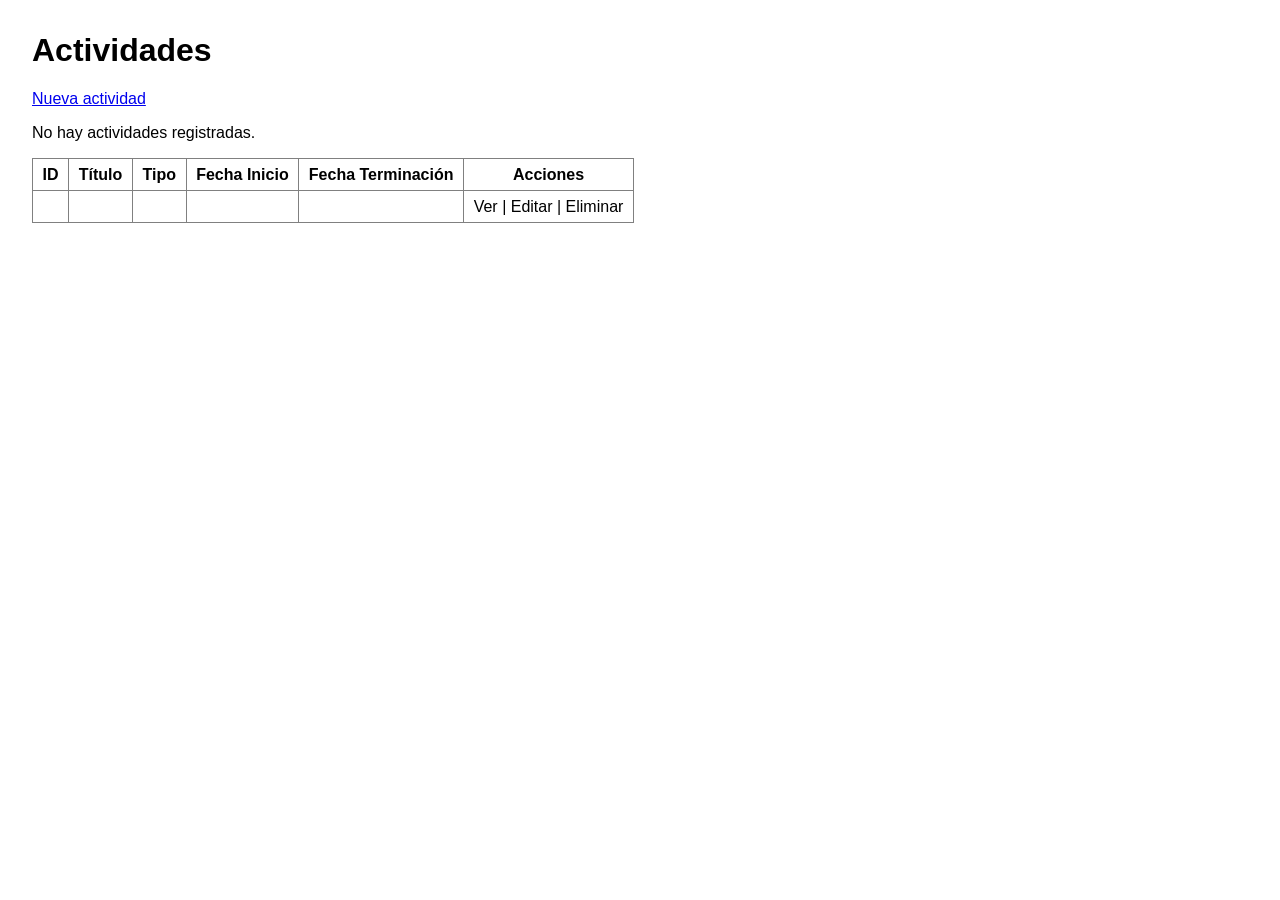
<file: OneDrive/Documentos/NetBeansProjects/Backend/src/main/resources/templates/listar.html>
<!DOCTYPE html>
<html xmlns:th="http://www.thymeleaf.org">
<head>
    <meta charset="UTF-8">
    <title>Listar Actividades</title>
    <style>
        body { font-family: sans-serif; margin: 2rem; }
        table { border-collapse: collapse; }
        th, td { padding: 0.4rem 0.6rem; }
    </style>
</head>
<body>
    <h1>Actividades</h1>

    <p><a href="/inicio/formulario">Nueva actividad</a></p>

    <p th:if="${actividades.isEmpty()}">No hay actividades registradas.</p>

    <table th:unless="${actividades.isEmpty()}" border="1">
        <thead>
            <tr>
                <th>ID</th>
                <th>Título</th>
                <th>Tipo</th>
                <th>Fecha Inicio</th>
                <th>Fecha Terminación</th>
                <th>Acciones</th>
            </tr>
        </thead>
        <tbody>
            <tr th:each="actividad : ${actividades}">
                <td th:text="${actividad.id}"></td>
                <td th:text="${actividad.titulo}"></td>
                <td th:text="${actividad.tipoActividad}"></td>
                <td th:text="${actividad.fechaInicio}"></td>
                <td th:text="${actividad.fechaTerminacion}"></td>
                <td>
                    <a th:href="@{/inicio/ver/{id}(id=${actividad.id})}">Ver</a>
                    |
                    <a th:href="@{/inicio/editar/{id}(id=${actividad.id})}">Editar</a>
                    |
                    <a th:href="@{/inicio/eliminar/{id}(id=${actividad.id})}">Eliminar</a>
                </td>
            </tr>
        </tbody>
    </table>
</body>
</html>
</file>
<file: OneDrive/Documentos/NetBeansProjects/frontend-nuevo/styles.css>
/* =========================================================================
   STYLES.CSS · HomeTask Manager
   Taller No 4 - Programación Avanzada · Universidad Distrital
   Tipografías: Fredoka + Nunito (Google Fonts)
   ========================================================================= */

@import url('https://fonts.googleapis.com/css2?family=Fredoka:wght@400;500;600&family=Nunito:wght@400;500;600;700&display=swap');

*, *::before, *::after { box-sizing: border-box; margin: 0; padding: 0; }

:root {
    --primary:       #6C63FF;
    --primary-dark:  #4B44CC;
    --primary-light: #EEF0FF;
    --accent:        #FF6584;
    --success:       #22C55E;
    --success-bg:    #DCFCE7;
    --success-text:  #166534;
    --warning:       #F59E0B;
    --warning-bg:    #FEF3C7;
    --warning-text:  #92400E;
    --danger:        #EF4444;
    --danger-bg:     #FEE2E2;
    --danger-text:   #991B1B;
    --info-bg:       #EFF6FF;
    --info-text:     #1E40AF;

    --bg:            #F5F4FF;
    --surface:       #FFFFFF;
    --border:        #E5E3FF;
    --border-dark:   #C4C0F5;

    --text:          #1E1B4B;
    --text-muted:    #6B7280;
    --text-light:    #9CA3AF;

    --sidebar-w:     240px;
    --topbar-h:      64px;

    --font-display: 'Fredoka', sans-serif;
    --font-body:    'Nunito', sans-serif;

    --r-sm: 6px;
    --r-md: 10px;
    --r-lg: 16px;
    --r-xl: 24px;

    --shadow-sm: 0 1px 3px rgba(108,99,255,.08);
    --shadow-md: 0 4px 16px rgba(108,99,255,.12);
    --shadow-lg: 0 8px 32px rgba(108,99,255,.16);
}

html { scroll-behavior: smooth; }

body {
    font-family: var(--font-body);
    font-size: 16px;
    line-height: 1.6;
    color: var(--text);
    background: var(--bg);
    -webkit-font-smoothing: antialiased;
}

/* ─── SKIP LINK ─────────────────────────────────────────────────────────── */
.skip-link {
    position: absolute; top: -100px; left: 1rem;
    background: var(--primary); color: #fff;
    padding: .5rem 1rem; border-radius: var(--r-md);
    z-index: 9999; font-weight: 600; transition: top .2s;
}
.skip-link:focus { top: 1rem; }

/* ─── LAYOUT PÚBLICO (index) ─────────────────────────────────────────────── */
.navbar-public {
    background: var(--surface);
    border-bottom: 1px solid var(--border);
    padding: 0 2rem;
    height: var(--topbar-h);
    display: flex; align-items: center; justify-content: space-between;
    position: sticky; top: 0; z-index: 100;
    box-shadow: var(--shadow-sm);
}

.navbar-public .brand {
    font-family: var(--font-display);
    font-size: 1.5rem;
    font-weight: 600;
    color: var(--primary);
    text-decoration: none;
    display: flex; align-items: center; gap: .5rem;
}

.navbar-public .brand span { color: var(--text); }

.public-content {
    max-width: 960px;
    margin: 0 auto;
    padding: 4rem 2rem 6rem;
}

/* ─── LAYOUT INTERNO (sidebar + content) ────────────────────────────────── */
.app-layout {
    display: flex;
    min-height: 100vh;
}

/* SIDEBAR */
.sidebar {
    width: var(--sidebar-w);
    background: var(--surface);
    border-right: 1px solid var(--border);
    position: fixed;
    top: 0; left: 0; bottom: 0;
    display: flex; flex-direction: column;
    z-index: 200;
    box-shadow: var(--shadow-sm);
}

.sidebar-brand {
    padding: 1.5rem 1.25rem 1rem;
    border-bottom: 1px solid var(--border);
}

.sidebar-brand a {
    font-family: var(--font-display);
    font-size: 1.3rem;
    font-weight: 600;
    color: var(--primary);
    text-decoration: none;
    display: flex; align-items: center; gap: .4rem;
}

.sidebar-brand .dot {
    width: 10px; height: 10px;
    background: var(--accent);
    border-radius: 50%;
    display: inline-block;
}

.sidebar-label {
    font-size: .65rem;
    font-weight: 700;
    letter-spacing: .12em;
    text-transform: uppercase;
    color: var(--text-light);
    padding: 1.2rem 1.25rem .4rem;
}

.sidebar-nav { flex: 1; padding-bottom: 1rem; }

.sidebar-nav a {
    display: flex; align-items: center; gap: .75rem;
    padding: .65rem 1.25rem;
    text-decoration: none;
    color: var(--text-muted);
    font-size: .95rem;
    font-weight: 500;
    border-radius: 0;
    transition: background .15s, color .15s;
    position: relative;
}

.sidebar-nav a:hover {
    background: var(--primary-light);
    color: var(--primary);
}

.sidebar-nav a.active {
    background: var(--primary-light);
    color: var(--primary);
    font-weight: 700;
}

.sidebar-nav a.active::before {
    content: '';
    position: absolute;
    left: 0; top: 0; bottom: 0;
    width: 3px;
    background: var(--primary);
    border-radius: 0 3px 3px 0;
}

.sidebar-nav .nav-icon {
    font-size: 1.1rem;
    width: 20px; text-align: center;
}

.sidebar-footer {
    padding: 1rem 1.25rem;
    border-top: 1px solid var(--border);
    font-size: .8rem;
    color: var(--text-light);
}

/* MAIN AREA */
.main-area {
    margin-left: var(--sidebar-w);
    flex: 1;
    display: flex;
    flex-direction: column;
    min-height: 100vh;
}

/* TOPBAR */
.topbar {
    height: var(--topbar-h);
    background: var(--surface);
    border-bottom: 1px solid var(--border);
    padding: 0 2rem;
    display: flex; align-items: center; justify-content: space-between;
    position: sticky; top: 0; z-index: 100;
    box-shadow: var(--shadow-sm);
}

.topbar h1 {
    font-family: var(--font-display);
    font-size: 1.4rem;
    font-weight: 600;
    color: var(--text);
}

.topbar-actions { display: flex; align-items: center; gap: .75rem; }

/* PAGE CONTENT */
.page-content {
    padding: 2rem;
    flex: 1;
}

/* ─── BOTONES ─────────────────────────────────────────────────────────── */
.btn {
    display: inline-flex; align-items: center; justify-content: center;
    gap: .4rem;
    font-family: var(--font-body);
    font-weight: 600;
    font-size: .9rem;
    padding: .65rem 1.25rem;
    border-radius: var(--r-md);
    border: 1.5px solid transparent;
    cursor: pointer;
    text-decoration: none;
    transition: transform .1s, background .15s, border-color .15s, color .15s, box-shadow .15s;
    white-space: nowrap;
    line-height: 1;
}
.btn:active { transform: translateY(1px); }

.btn-primary   { background: var(--primary); color: #fff; }
.btn-primary:hover { background: var(--primary-dark); box-shadow: var(--shadow-md); }

.btn-secondary { background: var(--surface); color: var(--text); border-color: var(--border-dark); }
.btn-secondary:hover { background: var(--primary-light); border-color: var(--primary); color: var(--primary); }

.btn-danger    { background: var(--danger); color: #fff; }
.btn-danger:hover { background: #DC2626; }

.btn-success   { background: var(--success); color: #fff; }
.btn-success:hover { background: #16A34A; }

.btn-sm { padding: .4rem .85rem; font-size: .82rem; }

/* ─── CARDS ──────────────────────────────────────────────────────────── */
.card {
    background: var(--surface);
    border: 1px solid var(--border);
    border-radius: var(--r-lg);
    padding: 1.5rem;
    box-shadow: var(--shadow-sm);
}

.card-header {
    display: flex; align-items: center; justify-content: space-between;
    margin-bottom: 1.5rem;
    flex-wrap: wrap; gap: .75rem;
}

.card-title {
    font-family: var(--font-display);
    font-size: 1.15rem;
    font-weight: 600;
    color: var(--text);
}

/* ─── TABLA ──────────────────────────────────────────────────────────── */
.table-wrapper {
    overflow-x: auto;
    border-radius: var(--r-lg);
    border: 1px solid var(--border);
}

table {
    width: 100%;
    border-collapse: collapse;
    font-size: .9rem;
}

thead th {
    background: var(--primary-light);
    color: var(--primary-dark);
    font-weight: 700;
    font-size: .78rem;
    text-transform: uppercase;
    letter-spacing: .07em;
    padding: .85rem 1rem;
    text-align: left;
    white-space: nowrap;
    border-bottom: 1px solid var(--border);
}

tbody tr {
    border-bottom: 1px solid var(--border);
    transition: background .12s;
}
tbody tr:last-child { border-bottom: none; }
tbody tr:hover { background: var(--bg); }

tbody td {
    padding: .85rem 1rem;
    color: var(--text);
    vertical-align: middle;
}

.td-actions { display: flex; gap: .4rem; }

/* ─── BADGES ─────────────────────────────────────────────────────────── */
.badge {
    display: inline-block;
    font-size: .72rem;
    font-weight: 700;
    letter-spacing: .06em;
    text-transform: uppercase;
    padding: .25rem .7rem;
    border-radius: 99px;
}

.badge-slate   { background: #E2E8F0; color: #334155; }
.badge-berry   { background: #F3E8FF; color: #6B21A8; }
.badge-gold    { background: var(--warning-bg); color: var(--warning-text); }
.badge-crimson { background: var(--danger-bg);  color: var(--danger-text); }
.badge-success { background: var(--success-bg); color: var(--success-text); }

/* ─── FORMULARIOS ────────────────────────────────────────────────────── */
.form-grid {
    display: grid;
    grid-template-columns: repeat(auto-fit, minmax(220px, 1fr));
    gap: 1.25rem 1.5rem;
}

.form-field {
    display: flex;
    flex-direction: column;
    gap: .4rem;
}

.form-field.full { grid-column: 1 / -1; }

.form-field label {
    font-size: .8rem;
    font-weight: 700;
    text-transform: uppercase;
    letter-spacing: .07em;
    color: var(--primary-dark);
}

.form-field .req { color: var(--danger); margin-left: .1rem; }

.form-field input,
.form-field select,
.form-field textarea {
    font-family: var(--font-body);
    font-size: .95rem;
    color: var(--text);
    background: var(--bg);
    border: 1.5px solid var(--border-dark);
    border-radius: var(--r-md);
    padding: .7rem .9rem;
    transition: border-color .15s, background .15s, box-shadow .15s;
    width: 100%;
}

.form-field input:hover,
.form-field select:hover,
.form-field textarea:hover { border-color: var(--primary); }

.form-field input:focus,
.form-field select:focus,
.form-field textarea:focus {
    border-color: var(--primary);
    background: var(--surface);
    outline: none;
    box-shadow: 0 0 0 3px rgba(108,99,255,.15);
}

.form-field textarea { min-height: 100px; resize: vertical; }

.field-error {
    font-size: .8rem;
    color: var(--danger);
    display: none;
}
.field-error.visible { display: block; }

.form-actions {
    display: flex; gap: .75rem; flex-wrap: wrap;
    margin-top: 1.75rem;
    padding-top: 1.25rem;
    border-top: 1px solid var(--border);
}

/* ─── MENSAJES ───────────────────────────────────────────────────────── */
.msg {
    display: flex; align-items: flex-start; gap: .75rem;
    padding: .9rem 1.1rem;
    border-radius: var(--r-md);
    border-left: 4px solid;
    font-size: .92rem;
    margin-bottom: 1.25rem;
}
.msg[hidden] { display: none; }
.msg.success { background: var(--success-bg); border-color: var(--success); color: var(--success-text); }
.msg.error   { background: var(--danger-bg);  border-color: var(--danger);  color: var(--danger-text); }
.msg.info    { background: var(--info-bg);    border-color: #3B82F6;         color: var(--info-text); }
.msg-icon    { font-size: 1.1rem; line-height: 1.4; }

/* ─── DETAIL VIEW ────────────────────────────────────────────────────── */
.detail-card {
    background: var(--surface);
    border: 1px solid var(--border);
    border-radius: var(--r-xl);
    padding: 2rem;
    max-width: 700px;
    box-shadow: var(--shadow-sm);
}

.detail-card .detail-title {
    font-family: var(--font-display);
    font-size: 1.8rem;
    font-weight: 600;
    color: var(--text);
    margin: .75rem 0 1.25rem;
}

.detail-card .detail-desc {
    font-size: 1rem;
    color: var(--text-muted);
    border-left: 3px solid var(--primary);
    padding-left: 1rem;
    margin-bottom: 1.5rem;
}

.detail-grid {
    display: grid;
    grid-template-columns: max-content 1fr;
    gap: .65rem 1.75rem;
    border-top: 1px solid var(--border);
    padding-top: 1.25rem;
}

.detail-grid dt {
    font-size: .82rem;
    font-weight: 700;
    text-transform: uppercase;
    letter-spacing: .07em;
    color: var(--primary-dark);
}

.detail-grid dd { font-size: .95rem; color: var(--text); }

/* ─── CONFIRM / DELETE ────────────────────────────────────────────────── */
.confirm-box {
    background: var(--danger-bg);
    border: 1px solid #FCA5A5;
    border-radius: var(--r-lg);
    padding: 1.25rem 1.5rem;
    margin-bottom: 1.5rem;
    display: flex; align-items: center; gap: .75rem;
    color: var(--danger-text);
    font-weight: 600;
}

/* ─── EMPTY STATE ────────────────────────────────────────────────────── */
.empty-state {
    text-align: center;
    padding: 4rem 2rem;
    color: var(--text-muted);
    border: 1.5px dashed var(--border-dark);
    border-radius: var(--r-lg);
}
.empty-state .empty-icon { font-size: 3rem; margin-bottom: 1rem; }
.empty-state h3 { font-family: var(--font-display); color: var(--text); margin-bottom: .5rem; }

/* ─── LANDING HERO ───────────────────────────────────────────────────── */
.hero {
    text-align: center;
    padding: 5rem 1rem 4rem;
}

.hero-icon { font-size: 4rem; margin-bottom: 1.5rem; }

.hero h1 {
    font-family: var(--font-display);
    font-size: clamp(2.4rem, 6vw, 4rem);
    font-weight: 600;
    color: var(--text);
    margin-bottom: .75rem;
    line-height: 1.1;
}

.hero h1 span { color: var(--primary); }

.hero p {
    font-size: 1.15rem;
    color: var(--text-muted);
    max-width: 52ch;
    margin: 0 auto 2rem;
}

.hero-actions { display: flex; gap: 1rem; justify-content: center; flex-wrap: wrap; }

.features {
    display: grid;
    grid-template-columns: repeat(auto-fit, minmax(220px, 1fr));
    gap: 1.25rem;
    margin-top: 3.5rem;
}

.feature-card {
    background: var(--surface);
    border: 1px solid var(--border);
    border-radius: var(--r-lg);
    padding: 1.5rem;
    text-align: left;
    box-shadow: var(--shadow-sm);
    transition: transform .2s, box-shadow .2s;
}

.feature-card:hover { transform: translateY(-3px); box-shadow: var(--shadow-md); }
.feature-card .f-icon { font-size: 1.75rem; margin-bottom: .75rem; }
.feature-card h3 { font-family: var(--font-display); font-size: 1.05rem; margin-bottom: .4rem; }
.feature-card p { font-size: .88rem; color: var(--text-muted); }

/* ─── DEMO NOTICE ─────────────────────────────────────────────────────── */
.demo-notice {
    background: var(--warning-bg);
    border: 1px dashed var(--border-dark);
    border-radius: var(--r-md);
    padding: .7rem 1rem;
    font-size: .82rem;
    color: var(--warning-text);
    margin-top: 1.25rem;
}

/* ─── RESPONSIVE ──────────────────────────────────────────────────────── */
@media (max-width: 768px) {
    .sidebar { transform: translateX(-100%); }
    .main-area { margin-left: 0; }
    .page-content { padding: 1.25rem; }
}
</file>
